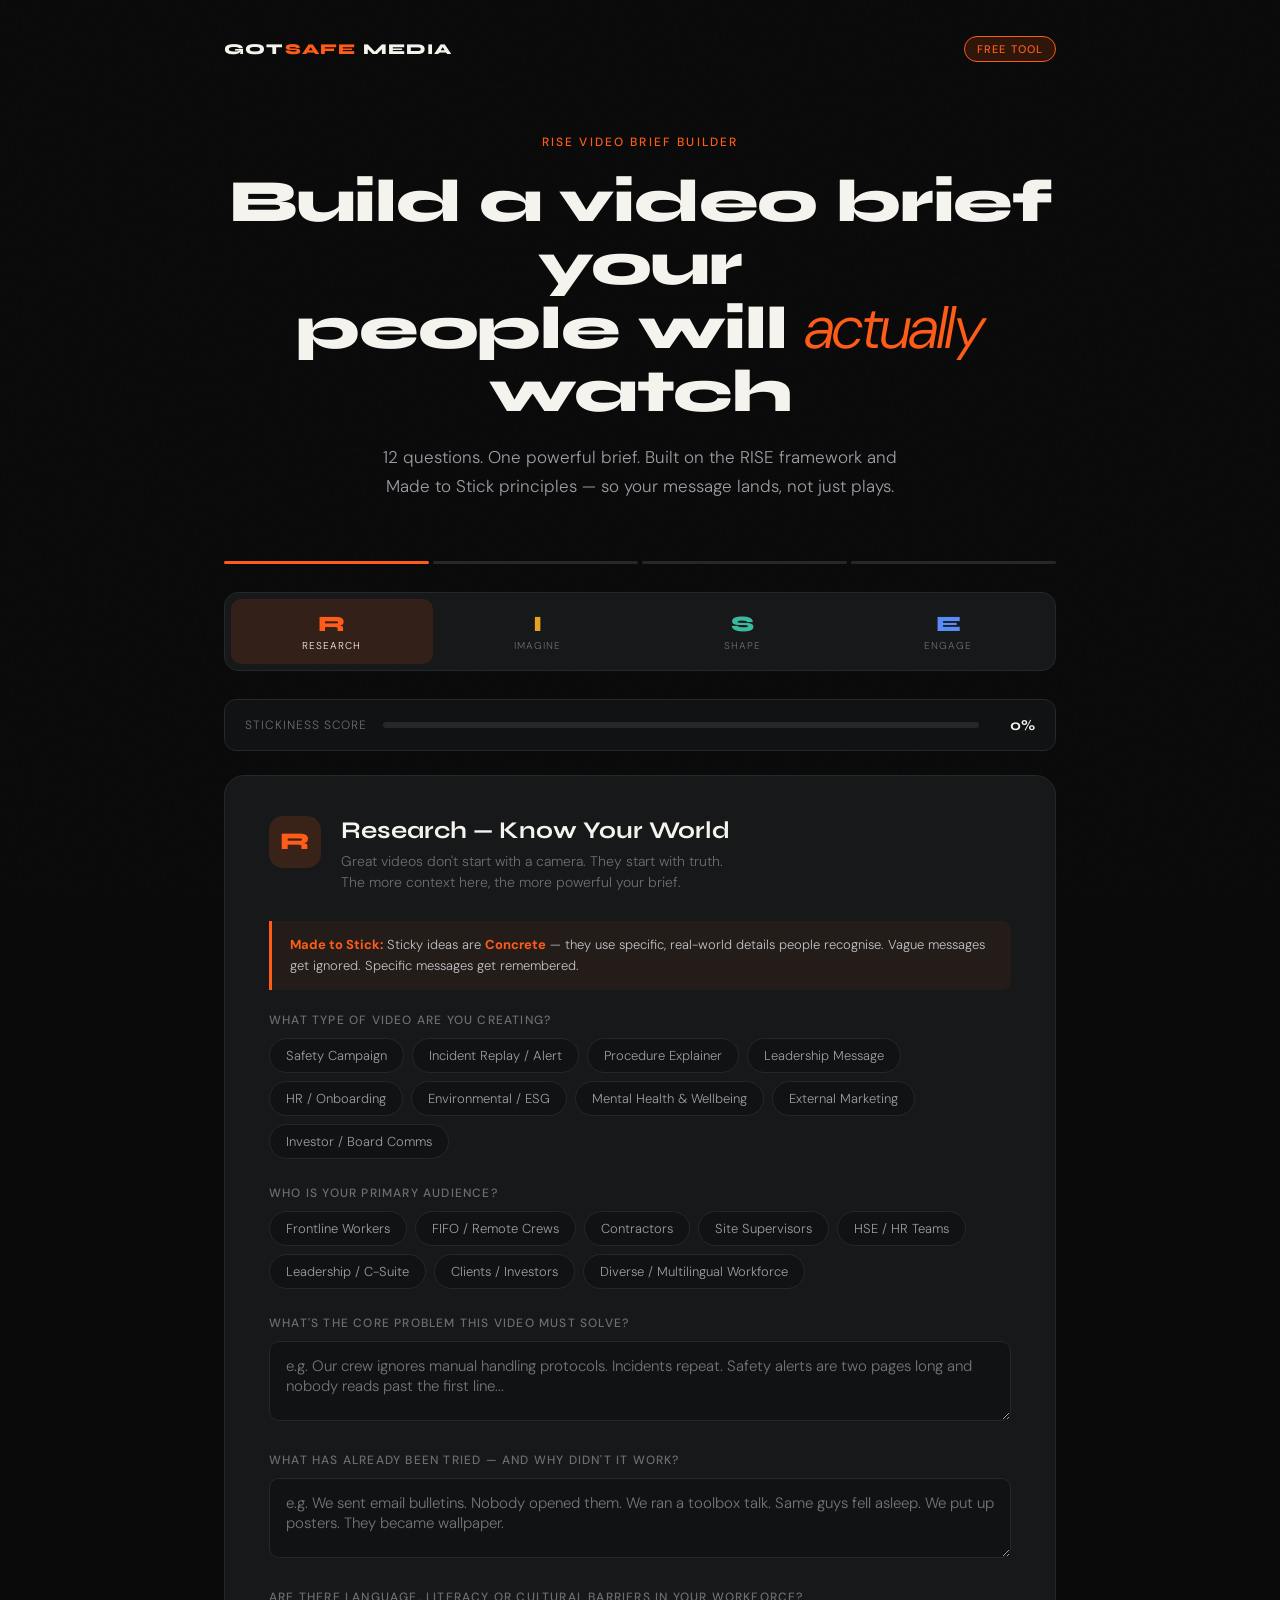
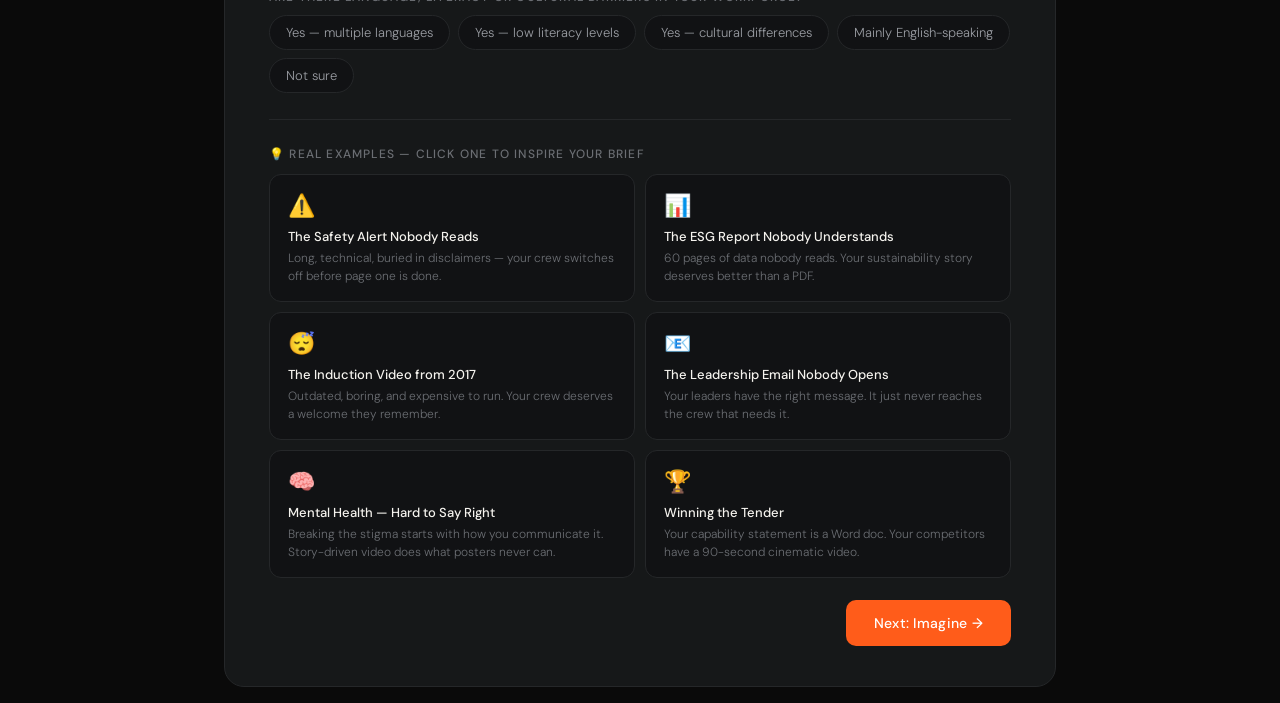
<file: backup.html>
<!DOCTYPE html>
<html lang="en">
<head>
<meta charset="UTF-8">
<meta name="viewport" content="width=device-width, initial-scale=1.0">
<title>RISE Video Brief Builder – GotSafe Media</title>
<link href="https://fonts.googleapis.com/css2?family=Syne:wght@400;700;800&family=DM+Sans:ital,wght@0,300;0,400;0,500;1,300&display=swap" rel="stylesheet">
<style>
  :root {
    --black: #0a0a0a;
    --off-black: #111214;
    --panel: #161819;
    --border: #252729;
    --orange: #FF5C1A;
    --orange-glow: rgba(255,92,26,0.15);
    --orange-light: #FF7A3D;
    --white: #F5F3EE;
    --muted: #6b6e73;
    --step-r: #FF5C1A;
    --step-i: #E8A020;
    --step-s: #3BB8A0;
    --step-e: #5B8BF5;
  }
  * { margin:0; padding:0; box-sizing:border-box; }
  body {
    background: var(--black);
    color: var(--white);
    font-family: 'DM Sans', sans-serif;
    font-weight: 300;
    min-height: 100vh;
    overflow-x: hidden;
  }
  body::before {
    content:'';
    position:fixed;
    inset:0;
    background-image:url("data:image/svg+xml,%3Csvg viewBox='0 0 256 256' xmlns='http://www.w3.org/2000/svg'%3E%3Cfilter id='noise'%3E%3CfeTurbulence type='fractalNoise' baseFrequency='0.9' numOctaves='4' stitchTiles='stitch'/%3E%3C/filter%3E%3Crect width='100%25' height='100%25' filter='url(%23noise)' opacity='0.03'/%3E%3C/svg%3E");
    pointer-events:none;
    z-index:0;
    opacity:0.4;
  }
  .container { max-width:880px; margin:0 auto; padding:0 24px; position:relative; z-index:1; }

  header {
    padding:36px 0 0;
    display:flex;
    justify-content:space-between;
    align-items:center;
  }
  .logo { font-family:'Syne',sans-serif; font-weight:800; font-size:15px; letter-spacing:0.08em; color:var(--white); text-transform:uppercase; }
  .logo span { color:var(--orange); }
  .badge { background:var(--orange-glow); border:1px solid var(--orange); color:var(--orange); font-size:11px; font-weight:500; letter-spacing:0.1em; text-transform:uppercase; padding:5px 12px; border-radius:100px; }

  .hero { padding:72px 0 20px; text-align:center; }
  .hero-eyebrow { font-size:12px; font-weight:500; letter-spacing:0.18em; text-transform:uppercase; color:var(--orange); margin-bottom:20px; }
  .hero h1 { font-family:'Syne',sans-serif; font-size:clamp(34px,6vw,60px); font-weight:800; line-height:1.05; letter-spacing:-0.02em; margin-bottom:20px; }
  .hero h1 em { font-style:italic; color:var(--orange); font-family:'DM Sans',sans-serif; font-weight:300; }
  .hero p { font-size:17px; color:#9a9da3; line-height:1.7; max-width:560px; margin:0 auto 40px; }

  .steps-nav { display:flex; gap:4px; margin-bottom:28px; background:var(--panel); border:1px solid var(--border); border-radius:14px; padding:6px; }
  .step-pill { flex:1; padding:12px 8px; border-radius:10px; text-align:center; cursor:pointer; transition:all 0.25s ease; }
  .step-pill.active-R { background:rgba(255,92,26,0.12); }
  .step-pill.active-I { background:rgba(232,160,32,0.12); }
  .step-pill.active-S { background:rgba(59,184,160,0.12); }
  .step-pill.active-E { background:rgba(91,139,245,0.12); }
  .step-letter { font-family:'Syne',sans-serif; font-size:22px; font-weight:800; display:block; margin-bottom:2px; }
  .step-pill[data-step="R"] .step-letter { color:var(--step-r); }
  .step-pill[data-step="I"] .step-letter { color:var(--step-i); }
  .step-pill[data-step="S"] .step-letter { color:var(--step-s); }
  .step-pill[data-step="E"] .step-letter { color:var(--step-e); }
  .step-word { font-size:10px; letter-spacing:0.1em; text-transform:uppercase; color:var(--muted); display:block; }
  .step-pill.active-R .step-word, .step-pill.active-I .step-word,
  .step-pill.active-S .step-word, .step-pill.active-E .step-word { color:var(--white); }

  .progress-line { display:flex; gap:4px; margin-bottom:28px; }
  .progress-seg { flex:1; height:3px; border-radius:100px; background:var(--border); transition:background 0.4s ease; }
  .progress-seg.done-R { background:var(--step-r); }
  .progress-seg.done-I { background:var(--step-i); }
  .progress-seg.done-S { background:var(--step-s); }
  .progress-seg.done-E { background:var(--step-e); }

  .sticky-meter { background:var(--off-black); border:1px solid var(--border); border-radius:12px; padding:16px 20px; margin-bottom:24px; display:flex; align-items:center; gap:16px; }
  .sticky-label { font-size:12px; letter-spacing:0.08em; text-transform:uppercase; color:var(--muted); white-space:nowrap; }
  .sticky-bar-outer { flex:1; height:6px; background:var(--border); border-radius:100px; overflow:hidden; }
  .sticky-bar-inner { height:100%; border-radius:100px; background:linear-gradient(90deg,var(--orange),var(--step-i)); transition:width 0.5s cubic-bezier(0.34,1.56,0.64,1); width:0%; }
  .sticky-pct { font-family:'Syne',sans-serif; font-weight:700; font-size:15px; color:var(--white); min-width:40px; text-align:right; }

  .card { background:var(--panel); border:1px solid var(--border); border-radius:20px; padding:40px 44px; margin-bottom:16px; animation:fadeUp 0.4s ease; }
  @keyframes fadeUp { from { opacity:0; transform:translateY(12px); } to { opacity:1; transform:translateY(0); } }
  .card-header { display:flex; align-items:flex-start; gap:20px; margin-bottom:28px; }
  .step-icon { width:52px; height:52px; border-radius:14px; display:flex; align-items:center; justify-content:center; font-family:'Syne',sans-serif; font-weight:800; font-size:24px; flex-shrink:0; }
  .step-R .step-icon { background:rgba(255,92,26,0.15); color:var(--step-r); }
  .step-I .step-icon { background:rgba(232,160,32,0.15); color:var(--step-i); }
  .step-S .step-icon { background:rgba(59,184,160,0.15); color:var(--step-s); }
  .step-E .step-icon { background:rgba(91,139,245,0.15); color:var(--step-e); }
  .card-title { font-family:'Syne',sans-serif; font-size:24px; font-weight:700; margin-bottom:6px; }
  .card-subtitle { font-size:14px; color:var(--muted); line-height:1.5; }

  .field-group { margin-bottom:26px; }
  label { display:block; font-size:12px; font-weight:500; letter-spacing:0.1em; text-transform:uppercase; color:var(--muted); margin-bottom:10px; }
  input[type="text"], textarea, select { width:100%; background:var(--off-black); border:1px solid var(--border); border-radius:10px; color:var(--white); font-family:'DM Sans',sans-serif; font-size:15px; font-weight:300; padding:14px 16px; outline:none; transition:border-color 0.2s; resize:vertical; }
  input[type="text"]:focus, textarea:focus, select:focus { border-color:var(--orange); }
  select option { background:var(--panel); }
  textarea { min-height:80px; }

  .chip-group { display:flex; flex-wrap:wrap; gap:8px; }
  .chip { padding:8px 16px; border-radius:100px; border:1px solid var(--border); background:var(--off-black); font-size:13px; cursor:pointer; transition:all 0.2s; user-select:none; color:#9a9da3; }
  .chip:hover { border-color:var(--muted); color:var(--white); }
  .chip.selected-R { border-color:var(--step-r); background:rgba(255,92,26,0.1); color:var(--step-r); }
  .chip.selected-I { border-color:var(--step-i); background:rgba(232,160,32,0.1); color:var(--step-i); }
  .chip.selected-S { border-color:var(--step-s); background:rgba(59,184,160,0.1); color:var(--step-s); }
  .chip.selected-E { border-color:var(--step-e); background:rgba(91,139,245,0.1); color:var(--step-e); }

  /* INSIGHT BOX */
  .insight-box { background:rgba(255,92,26,0.06); border-left:3px solid var(--orange); border-radius:0 8px 8px 0; padding:14px 18px; margin-bottom:22px; font-size:13px; color:#c0c3c8; line-height:1.6; }
  .insight-box strong { color:var(--orange); }

  /* EXAMPLE CARDS */
  .examples-label { font-size:12px; font-weight:500; letter-spacing:0.1em; text-transform:uppercase; color:var(--muted); margin-bottom:12px; margin-top:26px; }
  .examples-grid { display:grid; grid-template-columns:1fr 1fr; gap:10px; margin-bottom:22px; }
  .example-card { background:var(--off-black); border:1px solid var(--border); border-radius:12px; padding:16px 18px; cursor:pointer; transition:all 0.2s; }
  .example-card:hover { border-color:var(--orange); }
  .example-card.used { border-color:var(--orange); background:rgba(255,92,26,0.06); }
  .example-emoji { font-size:22px; margin-bottom:8px; }
  .example-title { font-size:13px; font-weight:500; color:var(--white); margin-bottom:4px; }
  .example-desc { font-size:12px; color:var(--muted); line-height:1.5; }
  .example-card.used .example-title { color:var(--orange); }

  /* BEFORE/AFTER BOXES */
  .before-after { display:grid; grid-template-columns:1fr 1fr; gap:10px; margin-bottom:22px; }
  .ba-box { border-radius:10px; padding:16px; }
  .ba-before { background:rgba(255,60,60,0.06); border:1px solid rgba(255,60,60,0.2); }
  .ba-after { background:rgba(59,184,160,0.06); border:1px solid rgba(59,184,160,0.2); }
  .ba-label { font-size:10px; letter-spacing:0.12em; text-transform:uppercase; font-weight:500; margin-bottom:8px; }
  .ba-before .ba-label { color:#ff6b6b; }
  .ba-after .ba-label { color:var(--step-s); }
  .ba-text { font-size:12px; color:#b0b3b8; line-height:1.6; }

  /* DIVIDER */
  .divider { height:1px; background:var(--border); margin:26px 0; }

  .nav-buttons { display:flex; justify-content:space-between; align-items:center; margin-top:16px; }
  .btn { padding:14px 28px; border-radius:10px; font-family:'DM Sans',sans-serif; font-size:14px; font-weight:500; cursor:pointer; border:none; transition:all 0.2s; letter-spacing:0.02em; }
  .btn-ghost { background:transparent; border:1px solid var(--border); color:var(--muted); }
  .btn-ghost:hover { border-color:var(--white); color:var(--white); }
  .btn-primary { background:var(--orange); color:white; }
  .btn-primary:hover { background:var(--orange-light); transform:translateY(-1px); }

  .step-screen { display:none; }
  .step-screen.active { display:block; animation:fadeUp 0.3s ease; }

  /* OUTPUT */
  #output-screen { display:none; }
  .output-header { text-align:center; padding:48px 0 32px; }
  .output-header h2 { font-family:'Syne',sans-serif; font-size:36px; font-weight:800; margin-bottom:12px; }
  .output-header p { color:var(--muted); font-size:15px; }

  .score-card { background:linear-gradient(135deg,rgba(255,92,26,0.08),rgba(91,139,245,0.06)); border:1px solid var(--border); border-radius:20px; padding:36px; text-align:center; margin-bottom:24px; }
  .score-number { font-family:'Syne',sans-serif; font-size:72px; font-weight:800; background:linear-gradient(135deg,var(--orange),var(--step-i)); -webkit-background-clip:text; -webkit-text-fill-color:transparent; background-clip:text; line-height:1; margin-bottom:8px; }
  .score-label { font-size:13px; color:var(--muted); letter-spacing:0.1em; text-transform:uppercase; margin-bottom:20px; }
  .score-insight { font-size:16px; line-height:1.6; color:var(--white); max-width:520px; margin:0 auto; }

  .brief-output { background:var(--panel); border:1px solid var(--border); border-radius:20px; overflow:hidden; margin-bottom:24px; }
  .brief-section { padding:28px 36px; border-bottom:1px solid var(--border); }
  .brief-section:last-child { border-bottom:none; }
  .brief-section-label { font-size:11px; letter-spacing:0.14em; text-transform:uppercase; margin-bottom:12px; font-weight:500; }
  .brief-section-label.R { color:var(--step-r); }
  .brief-section-label.I { color:var(--step-i); }
  .brief-section-label.S { color:var(--step-s); }
  .brief-section-label.E { color:var(--step-e); }
  .brief-section h3 { font-family:'Syne',sans-serif; font-size:20px; font-weight:700; margin-bottom:10px; }
  .brief-content { font-size:14px; color:#b0b3b8; line-height:1.7; }
  .brief-tag { display:inline-block; padding:4px 12px; border-radius:100px; font-size:12px; margin:3px 3px 3px 0; }
  .brief-tag.R { background:rgba(255,92,26,0.12); color:var(--step-r); border:1px solid rgba(255,92,26,0.25); }
  .brief-tag.I { background:rgba(232,160,32,0.12); color:var(--step-i); border:1px solid rgba(232,160,32,0.25); }
  .brief-tag.S { background:rgba(59,184,160,0.12); color:var(--step-s); border:1px solid rgba(59,184,160,0.25); }
  .brief-tag.E { background:rgba(91,139,245,0.12); color:var(--step-e); border:1px solid rgba(91,139,245,0.25); }

  .cta-section { background:var(--off-black); border:1px solid var(--border); border-radius:20px; padding:44px; text-align:center; margin-bottom:60px; }
  .cta-section h3 { font-family:'Syne',sans-serif; font-size:28px; font-weight:800; margin-bottom:12px; }
  .cta-section p { color:var(--muted); font-size:15px; margin-bottom:28px; max-width:420px; margin-left:auto; margin-right:auto; }
  .cta-buttons { display:flex; gap:12px; justify-content:center; flex-wrap:wrap; }
  .btn-cta { padding:16px 32px; border-radius:10px; font-family:'DM Sans',sans-serif; font-size:15px; font-weight:500; cursor:pointer; border:none; transition:all 0.2s; text-decoration:none; display:inline-block; }
  .btn-cta-primary { background:var(--orange); color:white; }
  .btn-cta-primary:hover { background:var(--orange-light); transform:translateY(-2px); }
  .btn-cta-ghost { background:transparent; border:1px solid var(--border); color:var(--white); }
  .btn-cta-ghost:hover { border-color:var(--orange); color:var(--orange); }

  /* SINGLE MESSAGE TOOL */
  .single-msg-tool { background:var(--off-black); border:1px solid var(--border); border-radius:12px; padding:20px; margin-bottom:22px; }
  .single-msg-tool label { margin-bottom:10px; }
  .single-msg-result { margin-top:14px; background:rgba(59,184,160,0.07); border:1px solid rgba(59,184,160,0.2); border-radius:8px; padding:14px 16px; font-size:14px; color:#aef0e4; line-height:1.6; display:none; }

  /* ESG TRANSFORM */
  .transform-picker { display:grid; grid-template-columns:1fr 1fr 1fr; gap:8px; margin-bottom:16px; }
  .transform-opt { background:var(--off-black); border:1px solid var(--border); border-radius:10px; padding:14px 12px; text-align:center; cursor:pointer; transition:all 0.2s; }
  .transform-opt:hover { border-color:var(--muted); }
  .transform-opt.active-I { border-color:var(--step-i); background:rgba(232,160,32,0.08); }
  .transform-opt-icon { font-size:22px; margin-bottom:6px; }
  .transform-opt-label { font-size:11px; color:var(--muted); line-height:1.4; }
  .transform-opt.active-I .transform-opt-label { color:var(--step-i); }

  @media (max-width:600px) {
    .card { padding:26px 20px; }
    .examples-grid, .before-after, .transform-picker { grid-template-columns:1fr; }
    header { flex-direction:column; gap:12px; align-items:flex-start; }
    .step-word { display:none; }
    .brief-section { padding:22px 20px; }
  }
</style>
</head>
<body>
<div class="container">

  <header>
    <div class="logo">Got<span>Safe</span> Media</div>
    <div class="badge">Free Tool</div>
  </header>

  <!-- FORM SCREEN -->
  <div id="form-screen">

    <div class="hero">
      <div class="hero-eyebrow">RISE Video Brief Builder</div>
      <h1>Build a video brief your<br>people will <em>actually</em> watch</h1>
      <p>12 questions. One powerful brief. Built on the RISE framework and Made to Stick principles — so your message lands, not just plays.</p>
    </div>

    <div class="progress-line">
      <div class="progress-seg" id="prog-R"></div>
      <div class="progress-seg" id="prog-I"></div>
      <div class="progress-seg" id="prog-S"></div>
      <div class="progress-seg" id="prog-E"></div>
    </div>

    <div class="steps-nav">
      <div class="step-pill active-R" data-step="R" onclick="goTo('R')">
        <span class="step-letter">R</span><span class="step-word">Research</span>
      </div>
      <div class="step-pill" data-step="I" onclick="goTo('I')">
        <span class="step-letter">I</span><span class="step-word">Imagine</span>
      </div>
      <div class="step-pill" data-step="S" onclick="goTo('S')">
        <span class="step-letter">S</span><span class="step-word">Shape</span>
      </div>
      <div class="step-pill" data-step="E" onclick="goTo('E')">
        <span class="step-letter">E</span><span class="step-word">Engage</span>
      </div>
    </div>

    <div class="sticky-meter">
      <span class="sticky-label">Stickiness Score</span>
      <div class="sticky-bar-outer"><div class="sticky-bar-inner" id="sticky-bar"></div></div>
      <span class="sticky-pct" id="sticky-pct">0%</span>
    </div>

    <!-- ======= STEP R: RESEARCH ======= -->
    <div class="step-screen active" id="screen-R">
      <div class="card step-R">
        <div class="card-header">
          <div class="step-icon">R</div>
          <div>
            <div class="card-title">Research — Know Your World</div>
            <div class="card-subtitle">Great videos don't start with a camera. They start with truth.<br>The more context here, the more powerful your brief.</div>
          </div>
        </div>

        <div class="insight-box">
          <strong>Made to Stick:</strong> Sticky ideas are <strong>Concrete</strong> — they use specific, real-world details people recognise. Vague messages get ignored. Specific messages get remembered.
        </div>

        <div class="field-group">
          <label>What type of video are you creating?</label>
          <div class="chip-group" id="chips-videoType">
            <div class="chip" data-group="videoType" onclick="toggleChip(this,'R')">Safety Campaign</div>
            <div class="chip" data-group="videoType" onclick="toggleChip(this,'R')">Incident Replay / Alert</div>
            <div class="chip" data-group="videoType" onclick="toggleChip(this,'R')">Procedure Explainer</div>
            <div class="chip" data-group="videoType" onclick="toggleChip(this,'R')">Leadership Message</div>
            <div class="chip" data-group="videoType" onclick="toggleChip(this,'R')">HR / Onboarding</div>
            <div class="chip" data-group="videoType" onclick="toggleChip(this,'R')">Environmental / ESG</div>
            <div class="chip" data-group="videoType" onclick="toggleChip(this,'R')">Mental Health & Wellbeing</div>
            <div class="chip" data-group="videoType" onclick="toggleChip(this,'R')">External Marketing</div>
            <div class="chip" data-group="videoType" onclick="toggleChip(this,'R')">Investor / Board Comms</div>
          </div>
        </div>

        <div class="field-group">
          <label>Who is your primary audience?</label>
          <div class="chip-group" id="chips-audience">
            <div class="chip" data-group="audience" onclick="toggleChip(this,'R')">Frontline Workers</div>
            <div class="chip" data-group="audience" onclick="toggleChip(this,'R')">FIFO / Remote Crews</div>
            <div class="chip" data-group="audience" onclick="toggleChip(this,'R')">Contractors</div>
            <div class="chip" data-group="audience" onclick="toggleChip(this,'R')">Site Supervisors</div>
            <div class="chip" data-group="audience" onclick="toggleChip(this,'R')">HSE / HR Teams</div>
            <div class="chip" data-group="audience" onclick="toggleChip(this,'R')">Leadership / C-Suite</div>
            <div class="chip" data-group="audience" onclick="toggleChip(this,'R')">Clients / Investors</div>
            <div class="chip" data-group="audience" onclick="toggleChip(this,'R')">Diverse / Multilingual Workforce</div>
          </div>
        </div>

        <div class="field-group">
          <label>What's the core problem this video must solve?</label>
          <textarea id="r-problem" placeholder="e.g. Our crew ignores manual handling protocols. Incidents repeat. Safety alerts are two pages long and nobody reads past the first line..." oninput="updateScore()"></textarea>
        </div>

        <div class="field-group">
          <label>What has already been tried — and why didn't it work?</label>
          <textarea id="r-tried" placeholder="e.g. We sent email bulletins. Nobody opened them. We ran a toolbox talk. Same guys fell asleep. We put up posters. They became wallpaper." oninput="updateScore()"></textarea>
        </div>

        <div class="field-group">
          <label>Are there language, literacy or cultural barriers in your workforce?</label>
          <div class="chip-group">
            <div class="chip" data-group="barriers" onclick="toggleChip(this,'R')">Yes — multiple languages</div>
            <div class="chip" data-group="barriers" onclick="toggleChip(this,'R')">Yes — low literacy levels</div>
            <div class="chip" data-group="barriers" onclick="toggleChip(this,'R')">Yes — cultural differences</div>
            <div class="chip" data-group="barriers" onclick="toggleChip(this,'R')">Mainly English-speaking</div>
            <div class="chip" data-group="barriers" onclick="toggleChip(this,'R')">Not sure</div>
          </div>
        </div>

        <div class="divider"></div>

        <!-- REAL EXAMPLES -->
        <div class="examples-label">💡 Real examples — click one to inspire your brief</div>
        <div class="examples-grid">
          <div class="example-card" onclick="useExample(this, 'r-problem', 'Safety alerts after incidents are 3 pages of technical language, legal disclaimers and root cause analysis. By the time crews read them, the message is lost and nobody changes their behaviour.')">
            <div class="example-emoji">⚠️</div>
            <div class="example-title">The Safety Alert Nobody Reads</div>
            <div class="example-desc">Long, technical, buried in disclaimers — your crew switches off before page one is done.</div>
          </div>
          <div class="example-card" onclick="useExample(this, 'r-problem', 'Our ESG report is 60 pages of data, charts and compliance language. Investors and employees do not connect with it. It feels like a legal document, not a story about who we are.')">
            <div class="example-emoji">📊</div>
            <div class="example-title">The ESG Report Nobody Understands</div>
            <div class="example-desc">60 pages of data nobody reads. Your sustainability story deserves better than a PDF.</div>
          </div>
          <div class="example-card" onclick="useExample(this, 'r-problem', 'New starters sit through a 2-hour induction video filmed in 2017. They disengage within 10 minutes. High turnover means we run this every week — wasting time and money.')">
            <div class="example-emoji">😴</div>
            <div class="example-title">The Induction Video from 2017</div>
            <div class="example-desc">Outdated, boring, and expensive to run. Your crew deserves a welcome they remember.</div>
          </div>
          <div class="example-card" onclick="useExample(this, 'r-problem', 'Our MD sends monthly safety emails. Open rate is under 10%. The message is important but it gets lost in inboxes. Leaders need a way to be seen and heard on every site.')">
            <div class="example-emoji">📧</div>
            <div class="example-title">The Leadership Email Nobody Opens</div>
            <div class="example-desc">Your leaders have the right message. It just never reaches the crew that needs it.</div>
          </div>
          <div class="example-card" onclick="useExample(this, 'r-problem', 'We want to communicate mental health support options to our workforce but do not know how to do it without stigma or people feeling called out. The message needs to feel normal and human.')">
            <div class="example-emoji">🧠</div>
            <div class="example-title">Mental Health — Hard to Say Right</div>
            <div class="example-desc">Breaking the stigma starts with how you communicate it. Story-driven video does what posters never can.</div>
          </div>
          <div class="example-card" onclick="useExample(this, 'r-problem', 'We are tendering for a major contract and need a short, professional company overview video that shows our safety culture, our people, and why we are different — in under 2 minutes.')">
            <div class="example-emoji">🏆</div>
            <div class="example-title">Winning the Tender</div>
            <div class="example-desc">Your capability statement is a Word doc. Your competitors have a 90-second cinematic video.</div>
          </div>
        </div>

        <div class="nav-buttons">
          <div></div>
          <button class="btn btn-primary" onclick="goTo('I')">Next: Imagine →</button>
        </div>
      </div>
    </div>

    <!-- ======= STEP I: IMAGINE ======= -->
    <div class="step-screen" id="screen-I">
      <div class="card step-I">
        <div class="card-header">
          <div class="step-icon">I</div>
          <div>
            <div class="card-title">Imagine — One Message. One Feeling.</div>
            <div class="card-subtitle">The biggest mistake in safety communication? Trying to say everything.<br>Sticky messages say one thing — unforgettably.</div>
          </div>
        </div>

        <div class="insight-box">
          <strong>Made to Stick:</strong> The <strong>Curse of Knowledge</strong> kills most safety comms. You know too much — so you say too much. The antidote: strip your message to its single irreducible core. One sentence. One emotion. One action.
        </div>

        <!-- SINGLE MESSAGE SIMPLIFIER -->
        <div class="single-msg-tool">
          <label>🎯 Single Message Simplifier — What do you need to say?</label>
          <textarea id="msg-raw" placeholder="Paste your current safety alert, ESG paragraph, or communication here... we'll help you find the one thing that matters." rows="3"></textarea>
          <button class="btn btn-primary" style="margin-top:12px;padding:10px 22px;font-size:13px;" onclick="simplifyMessage()">Find My Core Message →</button>
          <div class="single-msg-result" id="msg-result"></div>
        </div>

        <!-- BEFORE / AFTER: Safety Alert -->
        <div class="examples-label">⚡ Before & After — Safety Alert</div>
        <div class="before-after">
          <div class="ba-box ba-before">
            <div class="ba-label">❌ Before (typical alert)</div>
            <div class="ba-text">"Following the recordable incident on 14/03, a full root cause analysis has been conducted. Contributing factors include inadequate pre-task planning, failure to identify hazard controls in the JSEA, and non-compliance with PPE requirements under Section 4.2 of the HSE Management Plan..."</div>
          </div>
          <div class="ba-box ba-after">
            <div class="ba-label">✅ After (Made to Stick)</div>
            <div class="ba-text"><strong style="color:#aef0e4">One worker went home injured last Tuesday. Here's what happened in 47 seconds — and the one thing we're all changing from today.</strong><br><br><em style="font-size:11px">30-second animated replay. One clear change. Shared across all sites same day.</em></div>
          </div>
        </div>

        <!-- BEFORE / AFTER: ESG Report -->
        <div class="examples-label">🌿 Before & After — ESG Report</div>
        <div class="before-after">
          <div class="ba-box ba-before">
            <div class="ba-label">❌ Before (typical ESG)</div>
            <div class="ba-text">"In FY2024, the organisation achieved a 12.4% reduction in Scope 2 emissions against the 2019 baseline, with water consumption per tonne of ore processed declining by 8.7%..."</div>
          </div>
          <div class="ba-box ba-after">
            <div class="ba-label">✅ After (visual story)</div>
            <div class="ba-text"><strong style="color:#aef0e4">We saved enough water this year to fill 47 Olympic swimming pools. Here's how our crew made it happen — in 90 seconds.</strong><br><br><em style="font-size:11px">Animated data story. Human faces. Numbers people feel, not just read.</em></div>
          </div>
        </div>

        <div class="divider"></div>

        <div class="field-group">
          <label>What's the single most important message? (One sentence only)</label>
          <input type="text" id="i-core-message" placeholder='e.g. "One decision changed everything. Here is what we learned."' oninput="updateScore()">
        </div>

        <div class="field-group">
          <label>What video style suits your message?</label>
          <div class="chip-group" id="chips-style">
            <div class="chip" data-group="style" onclick="toggleChip(this,'I')">AI Cinematic (Premium)</div>
            <div class="chip" data-group="style" onclick="toggleChip(this,'I')">2D Animation</div>
            <div class="chip" data-group="style" onclick="toggleChip(this,'I')">2.5D Animation</div>
            <div class="chip" data-group="style" onclick="toggleChip(this,'I')">3D / 360° Immersive</div>
            <div class="chip" data-group="style" onclick="toggleChip(this,'I')">Corporate / Live Footage</div>
            <div class="chip" data-group="style" onclick="toggleChip(this,'I')">Data Visualisation Story</div>
            <div class="chip" data-group="style" onclick="toggleChip(this,'I')">Mixed / Hybrid</div>
          </div>
        </div>

        <!-- STYLE GUIDE -->
        <div class="examples-label">🎬 Style Guide — Which fits your message?</div>
        <div class="transform-picker">
          <div class="transform-opt" onclick="setStyle(this,'AI Cinematic — Premium realism for leadership messages, tenders and external marketing. Looks like a feature film.')">
            <div class="transform-opt-icon">🎥</div>
            <div class="transform-opt-label"><strong>AI Cinematic</strong><br>Leadership. Tenders. External.</div>
          </div>
          <div class="transform-opt" onclick="setStyle(this,'2D / 2.5D Animation — Clear, engaging, cost-effective. Perfect for procedures, onboarding and safety campaigns across sites.')">
            <div class="transform-opt-icon">✏️</div>
            <div class="transform-opt-label"><strong>2D / 2.5D</strong><br>Procedures. Campaigns. Training.</div>
          </div>
          <div class="transform-opt" onclick="setStyle(this,'3D / 360° Immersive — Put your crew inside the scenario. Ideal for high-risk environments, incident replays and complex spatial procedures.')">
            <div class="transform-opt-icon">🌐</div>
            <div class="transform-opt-label"><strong>3D / 360°</strong><br>Incident replay. Immersive risk.</div>
          </div>
          <div class="transform-opt" onclick="setStyle(this,'Data Visualisation Story — Turn your ESG report, stats or compliance data into an animated story people actually feel. Numbers with a human heartbeat.')">
            <div class="transform-opt-icon">📈</div>
            <div class="transform-opt-label"><strong>Data Story</strong><br>ESG. Reports. Investor comms.</div>
          </div>
          <div class="transform-opt" onclick="setStyle(this,'Corporate / Live Footage — Real people, real stories. Authentic leadership messages and recognition videos that feel human and credible.')">
            <div class="transform-opt-icon">🎙️</div>
            <div class="transform-opt-label"><strong>Corporate Live</strong><br>Leaders. Recognition. Culture.</div>
          </div>
          <div class="transform-opt" onclick="setStyle(this,'Mixed / Hybrid — Combine animation with real footage for maximum impact. Often the most powerful approach for complex campaigns.')">
            <div class="transform-opt-icon">⚡</div>
            <div class="transform-opt-label"><strong>Hybrid</strong><br>Campaigns. Multi-format.</div>
          </div>
        </div>

        <div class="field-group">
          <label>What emotion do you want your audience to feel?</label>
          <div class="chip-group" id="chips-emotion">
            <div class="chip" data-group="emotion" onclick="toggleChip(this,'I')">Confident & Safe</div>
            <div class="chip" data-group="emotion" onclick="toggleChip(this,'I')">Motivated to Act</div>
            <div class="chip" data-group="emotion" onclick="toggleChip(this,'I')">Proud & Valued</div>
            <div class="chip" data-group="emotion" onclick="toggleChip(this,'I')">Clear & Informed</div>
            <div class="chip" data-group="emotion" onclick="toggleChip(this,'I')">Urgency — This Matters Now</div>
            <div class="chip" data-group="emotion" onclick="toggleChip(this,'I')">Trust in Leadership</div>
            <div class="chip" data-group="emotion" onclick="toggleChip(this,'I')">Inspired to Lead</div>
            <div class="chip" data-group="emotion" onclick="toggleChip(this,'I')">Psychologically Safe</div>
          </div>
        </div>

        <div class="nav-buttons">
          <button class="btn btn-ghost" onclick="goTo('R')">← Back</button>
          <button class="btn btn-primary" onclick="goTo('S')">Next: Shape →</button>
        </div>
      </div>
    </div>

    <!-- ======= STEP S: SHAPE ======= -->
    <div class="step-screen" id="screen-S">
      <div class="card step-S">
        <div class="card-header">
          <div class="step-icon">S</div>
          <div>
            <div class="card-title">Shape — Structure Makes It Stick</div>
            <div class="card-subtitle">Every great video has a spine: a hook, a human moment, and a clear call to action.<br>This step turns your idea into a production-ready blueprint.</div>
          </div>
        </div>

        <div class="insight-box">
          <strong>Made to Stick:</strong> <strong>Unexpected + Simple.</strong> Open with a gap — something surprising that creates curiosity. Then fill the gap with the simplest possible truth. That's the arc of every video that actually changes behaviour.
        </div>

        <!-- STORY ARC BUILDER -->
        <div class="examples-label">🎬 Your Video Story Arc — Fill in the three acts</div>

        <div class="field-group">
          <label>The Hook — What's the unexpected opening? (First 5 seconds)</label>
          <input type="text" id="s-hook" placeholder='e.g. "Last Tuesday, a 12-second decision changed a man\'s life." or "Your ESG report says 12.4% reduction. Here\'s what that actually means."' oninput="updateScore()">
        </div>

        <div class="field-group">
          <label>The Human Moment — Who is this really about?</label>
          <input type="text" id="s-human" placeholder='e.g. "Dave, 14 years on site. Loves footy. Has two kids." or "The team that reduced water use by changing one process."' oninput="updateScore()">
        </div>

        <div class="field-group">
          <label>The One Action — What do you want them to do after watching?</label>
          <input type="text" id="s-cta" placeholder='e.g. "Follow the new lift protocol. Every time. No exceptions." or "Share this with your team before Friday\'s toolbox talk."' oninput="updateScore()">
        </div>

        <div class="divider"></div>

        <div class="field-group">
          <label>Ideal video length</label>
          <div class="chip-group" id="chips-length">
            <div class="chip" data-group="length" onclick="toggleChip(this,'S')">Under 60 seconds (alerts, social)</div>
            <div class="chip" data-group="length" onclick="toggleChip(this,'S')">1–2 minutes (campaigns, leaders)</div>
            <div class="chip" data-group="length" onclick="toggleChip(this,'S')">2–4 minutes (training, ESG story)</div>
            <div class="chip" data-group="length" onclick="toggleChip(this,'S')">4–6 minutes (full procedure)</div>
          </div>
        </div>

        <div class="field-group">
          <label>Where will this video be seen?</label>
          <div class="chip-group" id="chips-channel">
            <div class="chip" data-group="channel" onclick="toggleChip(this,'S')">Site Briefings / Toolbox Talks</div>
            <div class="chip" data-group="channel" onclick="toggleChip(this,'S')">LMS / Training Platform</div>
            <div class="chip" data-group="channel" onclick="toggleChip(this,'S')">LinkedIn / Social Media</div>
            <div class="chip" data-group="channel" onclick="toggleChip(this,'S')">Internal Intranet / TV Screens</div>
            <div class="chip" data-group="channel" onclick="toggleChip(this,'S')">Website / External</div>
            <div class="chip" data-group="channel" onclick="toggleChip(this,'S')">Client / Investor Presentations</div>
            <div class="chip" data-group="channel" onclick="toggleChip(this,'S')">Annual Report / ESG Report</div>
            <div class="chip" data-group="channel" onclick="toggleChip(this,'S')">Tender / Proposal Documents</div>
          </div>
        </div>

        <!-- ESG TRANSFORM SECTION -->
        <div class="divider"></div>
        <div class="examples-label">🌿 Turning Boring Data Into Visual Stories — ESG & Report Transformer</div>
        <div style="background:rgba(59,184,160,0.05);border:1px solid rgba(59,184,160,0.2);border-radius:12px;padding:20px;margin-bottom:22px;">
          <p style="font-size:13px;color:#9a9da3;margin-bottom:14px;line-height:1.6;">Most ESG reports fail because they speak to compliance, not to people. Below are 6 ways to transform your data into a story your workforce, investors and community will actually feel.</p>
          <div class="transform-picker">
            <div class="transform-opt" onclick="setEsgIdea(this,'Turn your top 3 ESG numbers into human equivalents. Not \"12.4% emissions reduction\" — \"We took 2,400 cars off the road this year. Here\'s how.\"')">
              <div class="transform-opt-icon">🔢</div>
              <div class="transform-opt-label"><strong>Numbers as People</strong><br>Make data feel human</div>
            </div>
            <div class="transform-opt" onclick="setEsgIdea(this,'Show 12 months of progress in a 90-second animated timeline. From challenge to action to result — told through the eyes of one worker.')">
              <div class="transform-opt-icon">📅</div>
              <div class="transform-opt-label"><strong>Year in 90 Seconds</strong><br>Animated ESG highlight reel</div>
            </div>
            <div class="transform-opt" onclick="setEsgIdea(this,'Interview 3 crew members about what sustainable practice means to them on site. Real voices replace corporate language.')">
              <div class="transform-opt-icon">🎤</div>
              <div class="transform-opt-label"><strong>Crew Voice</strong><br>Real stories, real impact</div>
            </div>
            <div class="transform-opt" onclick="setEsgIdea(this,'Animate your key environmental data as a visual journey — water saved becomes an ocean, emissions cut becomes cleaner sky. Emotional + accurate.')">
              <div class="transform-opt-icon">🌊</div>
              <div class="transform-opt-label"><strong>Data as Nature</strong><br>Visual metaphors that land</div>
            </div>
            <div class="transform-opt" onclick="setEsgIdea(this,'Open your board presentation with a 60-second video showing your safety and sustainability story — before a single slide. Creates emotional context for all the data that follows.')">
              <div class="transform-opt-icon">📋</div>
              <div class="transform-opt-label"><strong>Board Opener</strong><br>60-sec before the slides</div>
            </div>
            <div class="transform-opt" onclick="setEsgIdea(this,'Publish a 2-minute social ESG story on LinkedIn each quarter — one initiative, one outcome, one human face. Builds brand equity while meeting reporting obligations.')">
              <div class="transform-opt-icon">📱</div>
              <div class="transform-opt-label"><strong>Social ESG Series</strong><br>Quarterly storytelling</div>
            </div>
          </div>
          <div class="single-msg-result" id="esg-idea" style="display:none;"></div>
        </div>

        <div class="nav-buttons">
          <button class="btn btn-ghost" onclick="goTo('I')">← Back</button>
          <button class="btn btn-primary" onclick="goTo('E')">Next: Engage →</button>
        </div>
      </div>
    </div>

    <!-- ======= STEP E: ENGAGE ======= -->
    <div class="step-screen" id="screen-E">
      <div class="card step-E">
        <div class="card-header">
          <div class="step-icon">E</div>
          <div>
            <div class="card-title">Engage — Keep the Message Alive</div>
            <div class="card-subtitle">A video that plays once is a video that fails. Engagement is what happens<br>before, during and after the screen goes dark.</div>
          </div>
        </div>

        <div class="insight-box">
          <strong>Made to Stick:</strong> <strong>Stories</strong> are the delivery mechanism of sticky ideas. They don't just inform — they simulate. A crew that watches a real story rehearses the right behaviour before they ever face the situation.
        </div>

        <div class="field-group">
          <label>How will you measure success?</label>
          <div class="chip-group" id="chips-success">
            <div class="chip" data-group="success" onclick="toggleChip(this,'E')">Reduction in incidents / LTIs</div>
            <div class="chip" data-group="success" onclick="toggleChip(this,'E')">Video completion / view rate</div>
            <div class="chip" data-group="success" onclick="toggleChip(this,'E')">Crew feedback scores</div>
            <div class="chip" data-group="success" onclick="toggleChip(this,'E')">Compliance rate improvement</div>
            <div class="chip" data-group="success" onclick="toggleChip(this,'E')">Social media engagement</div>
            <div class="chip" data-group="success" onclick="toggleChip(this,'E')">Tender / business enquiries</div>
            <div class="chip" data-group="success" onclick="toggleChip(this,'E')">Staff retention improvement</div>
            <div class="chip" data-group="success" onclick="toggleChip(this,'E')">Leadership visibility scores</div>
          </div>
        </div>

        <div class="field-group">
          <label>How will you keep the conversation going after the video?</label>
          <div class="chip-group" id="chips-followup">
            <div class="chip" data-group="followup" onclick="toggleChip(this,'E')">Toolbox Talk Discussion Guide</div>
            <div class="chip" data-group="followup" onclick="toggleChip(this,'E')">Short Quiz / Knowledge Check</div>
            <div class="chip" data-group="followup" onclick="toggleChip(this,'E')">Leadership Q&A Session</div>
            <div class="chip" data-group="followup" onclick="toggleChip(this,'E')">Poster / Site Visual Reminder</div>
            <div class="chip" data-group="followup" onclick="toggleChip(this,'E')">Monthly Video Series</div>
            <div class="chip" data-group="followup" onclick="toggleChip(this,'E')">Crew Feedback Form</div>
            <div class="chip" data-group="followup" onclick="toggleChip(this,'E')">Social Share Campaign</div>
          </div>
        </div>

        <!-- ENGAGEMENT AMPLIFIERS -->
        <div class="examples-label">🚀 Engagement Amplifiers — What turns a video into a movement</div>
        <div class="examples-grid">
          <div class="example-card" onclick="toggleExampleHighlight(this)">
            <div class="example-emoji">🏅</div>
            <div class="example-title">Recognition Loops</div>
            <div class="example-desc">After the video, call out crews who already live the message. Name them. Film them. Safety heroes create safety culture.</div>
          </div>
          <div class="example-card" onclick="toggleExampleHighlight(this)">
            <div class="example-emoji">📲</div>
            <div class="example-title">Share-Before-Shift</div>
            <div class="example-desc">Design videos under 60 seconds so supervisors share them at the start of every shift. One message. Every morning.</div>
          </div>
          <div class="example-card" onclick="toggleExampleHighlight(this)">
            <div class="example-emoji">🌍</div>
            <div class="example-title">Multilingual Versions</div>
            <div class="example-desc">One animated video, multiple language voiceovers. Same message, every crew, every language. Inclusion is safety.</div>
          </div>
          <div class="example-card" onclick="toggleExampleHighlight(this)">
            <div class="example-emoji">📊</div>
            <div class="example-title">30-Day Impact Report</div>
            <div class="example-desc">Track what changed 30 days after launch. Views, near-miss reports, toolbox conversations. Data proves the ROI.</div>
          </div>
        </div>

        <div class="divider"></div>

        <div class="field-group">
          <label>Your name & company</label>
          <input type="text" id="e-name" placeholder="e.g. Amanda Chen — Head of Safety, Goldfields Corp" oninput="updateScore()">
        </div>

        <div class="field-group">
          <label>Timeline & budget range (optional — helps us brief correctly)</label>
          <div class="chip-group" id="chips-budget">
            <div class="chip" data-group="budget" onclick="toggleChip(this,'E')">Urgent — need it in 2 weeks</div>
            <div class="chip" data-group="budget" onclick="toggleChip(this,'E')">4–6 weeks</div>
            <div class="chip" data-group="budget" onclick="toggleChip(this,'E')">2–3 months</div>
            <div class="chip" data-group="budget" onclick="toggleChip(this,'E')">Flexible timeline</div>
          </div>
        </div>

        <div class="field-group">
          <label>Anything else we need to know?</label>
          <textarea id="e-notes" placeholder="Brand guidelines, existing assets, language requirements, internal approvals process, previous videos we can learn from..." oninput="updateScore()"></textarea>
        </div>

        <div class="nav-buttons">
          <button class="btn btn-ghost" onclick="goTo('S')">← Back</button>
          <button class="btn btn-primary" onclick="generateBrief()">Generate My Video Brief →</button>
        </div>
      </div>
    </div>

  </div><!-- end form-screen -->

  <!-- ======= OUTPUT SCREEN ======= -->
  <div id="output-screen">
    <div class="output-header">
      <h2>Your RISE Video Brief</h2>
      <p>Built on the framework that makes messages stick — not just play.</p>
    </div>

    <div class="score-card">
      <div class="score-number" id="final-score">0%</div>
      <div class="score-label">Stickiness Score</div>
      <div class="score-insight" id="score-insight">—</div>
    </div>

    <div class="brief-output" id="brief-output"></div>

    <div class="cta-section">
      <h3>Ready to bring this to life?</h3>
      <p>Send us your brief and we'll come back with a creative concept, timeline, and quote — within 48 hours.</p>
      <div class="cta-buttons">
        <a href="mailto:aa@gotsafemedia.com.au?subject=RISE Video Brief Request" class="btn-cta btn-cta-primary">📩 Send Brief to GotSafe</a>
        <button class="btn-cta btn-cta-ghost" onclick="window.print()">🖨 Print / Save PDF</button>
        <button class="btn-cta btn-cta-ghost" onclick="resetTool()">↩ Start Again</button>
      </div>
    </div>
  </div>

</div><!-- end container -->

<script>
  const state = { current:'R', chips:{}, completed:[] };
  const stepOrder = ['R','I','S','E'];

  function goTo(step) {
    stepOrder.forEach(s => {
      document.getElementById('screen-'+s).classList.remove('active');
      const pill = document.querySelector('[data-step="'+s+'"]');
      pill.className = 'step-pill';
    });
    state.current = step;
    document.getElementById('screen-'+step).classList.add('active');
    document.querySelector('[data-step="'+step+'"]').classList.add('active-'+step);
    updateProgress();
    window.scrollTo({top:0,behavior:'smooth'});
  }

  function toggleChip(el, color) {
    const group = el.getAttribute('data-group');
    if (!state.chips[group]) state.chips[group] = [];
    el.classList.toggle('selected-'+color);
    const val = el.textContent;
    if (el.classList.contains('selected-'+color)) {
      state.chips[group].push(val);
    } else {
      state.chips[group] = state.chips[group].filter(v => v !== val);
    }
    updateScore();
  }

  function useExample(card, fieldId, text) {
    document.querySelectorAll('.example-card').forEach(c => c.classList.remove('used'));
    card.classList.add('used');
    const field = document.getElementById(fieldId);
    if (field) { field.value = text; updateScore(); }
  }

  function toggleExampleHighlight(card) {
    card.classList.toggle('used');
  }

  function setStyle(el, desc) {
    document.querySelectorAll('.transform-opt').forEach(o => o.classList.remove('active-I'));
    el.classList.add('active-I');
    const field = document.getElementById('i-core-message');
    if (field && !field.value) {
      field.placeholder = desc;
    }
  }

  function setEsgIdea(el, text) {
    document.querySelectorAll('#screen-S .transform-opt').forEach(o => o.classList.remove('active-I'));
    el.classList.add('active-I');
    const box = document.getElementById('esg-idea');
    box.style.display = 'block';
    box.innerHTML = '<strong style="color:var(--step-s)">💡 Idea for your brief:</strong><br>' + text;
  }

  function simplifyMessage() {
    const raw = document.getElementById('msg-raw').value.trim();
    const result = document.getElementById('msg-result');
    if (!raw) {
      result.style.display = 'block';
      result.innerHTML = '<strong style="color:var(--orange)">Tip:</strong> Paste your existing safety alert, ESG paragraph, or communication above — then we\'ll help you find the single message that matters.';
      return;
    }
    const words = raw.split(' ').length;
    result.style.display = 'block';
    result.innerHTML = `
      <strong style="color:var(--step-s)">✅ Your Single Message Challenge:</strong><br><br>
      Your message is currently <strong>${words} words</strong>. A sticky video message should be under 15.<br><br>
      <strong>Ask yourself:</strong><br>
      1. If your crew remembered <em>one thing</em> from this — what would it be?<br>
      2. What's the human story behind these words?<br>
      3. What's the one action you want them to take?<br><br>
      <em style="color:var(--muted)">Fill in the "Single Most Important Message" field below — then GotSafe will shape this into a video arc that sticks.</em>
    `;
  }

  function updateScore() {
    let score = 0;
    const fields = ['r-problem','r-tried','i-core-message','s-hook','s-human','s-cta','e-name'];
    fields.forEach(f => {
      const el = document.getElementById(f);
      if (el && el.value.trim().length > 5) score += 10;
    });
    const chipGroups = ['videoType','audience','barriers','style','emotion','length','channel','success','followup'];
    chipGroups.forEach(g => {
      if (state.chips[g] && state.chips[g].length > 0) score += 4;
    });
    score = Math.min(score, 100);
    document.getElementById('sticky-bar').style.width = score + '%';
    document.getElementById('sticky-pct').textContent = score + '%';
  }

  function updateProgress() {
    stepOrder.forEach((s, i) => {
      const seg = document.getElementById('prog-'+s);
      seg.className = 'progress-seg';
      if (stepOrder.indexOf(state.current) >= i) seg.classList.add('done-'+s);
    });
  }

  function getChips(group) {
    return (state.chips[group] || []).join(', ') || '—';
  }

  function val(id) {
    const el = document.getElementById(id);
    return el ? (el.value.trim() || '—') : '—';
  }

  function generateBrief() {
    const score = parseInt(document.getElementById('sticky-pct').textContent);
    let insight = '';
    if (score >= 80) insight = 'Exceptional brief. Your video has a strong foundation for real behaviour change. GotSafe has everything needed to produce something your crew will not forget.';
    else if (score >= 55) insight = 'Solid foundation. A few more details will sharpen the output — our team will work through the gaps with you in a 30-minute discovery call.';
    else insight = "You've made a start. The more context you give us, the stickier your video. Book a free call and we'll fill the gaps together.";

    document.getElementById('final-score').textContent = score + '%';
    document.getElementById('score-insight').textContent = insight;

    const brief = document.getElementById('brief-output');
    brief.innerHTML = `
      <div class="brief-section">
        <div class="brief-section-label R">R — Research</div>
        <h3>Context, Audience & The Real Problem</h3>
        <div class="brief-content">
          <strong style="color:#9a9da3">Video Type:</strong><br>
          ${(state.chips['videoType']||[]).map(c=>'<span class="brief-tag R">'+c+'</span>').join('') || '—'}
          <br><br>
          <strong style="color:#9a9da3">Primary Audience:</strong><br>
          ${(state.chips['audience']||[]).map(c=>'<span class="brief-tag R">'+c+'</span>').join('') || '—'}
          <br><br>
          <strong style="color:#9a9da3">Workforce Barriers:</strong> ${getChips('barriers')}<br><br>
          <strong style="color:#9a9da3">Core Problem:</strong><br><p style="margin-top:6px">${val('r-problem')}</p>
          <br><strong style="color:#9a9da3">What's Been Tried:</strong><br><p style="margin-top:6px">${val('r-tried')}</p>
        </div>
      </div>

      <div class="brief-section">
        <div class="brief-section-label I">I — Imagine</div>
        <h3>The Single Message & Visual Direction</h3>
        <div class="brief-content">
          <strong style="color:#9a9da3">Core Message:</strong><br>
          <p style="margin-top:6px;font-size:17px;color:#e8e0d0;font-style:italic;line-height:1.5">"${val('i-core-message')}"</p>
          <br>
          <strong style="color:#9a9da3">Video Style:</strong><br>
          ${(state.chips['style']||[]).map(c=>'<span class="brief-tag I">'+c+'</span>').join('') || '—'}
          <br><br>
          <strong style="color:#9a9da3">Target Emotion:</strong><br>
          ${(state.chips['emotion']||[]).map(c=>'<span class="brief-tag I">'+c+'</span>').join('') || '—'}
        </div>
      </div>

      <div class="brief-section">
        <div class="brief-section-label S">S — Shape</div>
        <h3>Story Arc, Format & Distribution</h3>
        <div class="brief-content">
          <strong style="color:#9a9da3">The Hook (Opening 5 seconds):</strong><br>
          <p style="margin-top:6px">${val('s-hook')}</p><br>
          <strong style="color:#9a9da3">The Human Moment:</strong><br>
          <p style="margin-top:6px">${val('s-human')}</p><br>
          <strong style="color:#9a9da3">The One Action (CTA):</strong><br>
          <p style="margin-top:6px">${val('s-cta')}</p><br>
          <strong style="color:#9a9da3">Length:</strong> ${getChips('length')}<br><br>
          <strong style="color:#9a9da3">Distribution Channels:</strong><br>
          ${(state.chips['channel']||[]).map(c=>'<span class="brief-tag S">'+c+'</span>').join('') || '—'}
        </div>
      </div>

      <div class="brief-section">
        <div class="brief-section-label E">E — Engage</div>
        <h3>Measurement, Follow-Through & Timeline</h3>
        <div class="brief-content">
          <strong style="color:#9a9da3">Success Metrics:</strong><br>
          ${(state.chips['success']||[]).map(c=>'<span class="brief-tag E">'+c+'</span>').join('') || '—'}
          <br><br>
          <strong style="color:#9a9da3">Engagement Strategy After Video:</strong><br>
          ${(state.chips['followup']||[]).map(c=>'<span class="brief-tag E">'+c+'</span>').join('') || '—'}
          <br><br>
          <strong style="color:#9a9da3">Timeline:</strong> ${getChips('budget')}<br><br>
          <strong style="color:#9a9da3">Submitted By:</strong> ${val('e-name')}<br><br>
          ${val('e-notes') !== '—' ? '<strong style="color:#9a9da3">Additional Notes:</strong><br><p style="margin-top:6px">'+val('e-notes')+'</p>' : ''}
        </div>
      </div>
    `;

    document.getElementById('form-screen').style.display = 'none';
    document.getElementById('output-screen').style.display = 'block';
    window.scrollTo({top:0,behavior:'smooth'});
  }

  function resetTool() {
    document.getElementById('form-screen').style.display = 'block';
    document.getElementById('output-screen').style.display = 'none';
    state.chips = {};
    state.current = 'R';
    document.querySelectorAll('.chip').forEach(c => { c.className = 'chip'; });
    document.querySelectorAll('.transform-opt').forEach(o => o.classList.remove('active-I'));
    document.querySelectorAll('.example-card').forEach(c => c.classList.remove('used'));
    ['r-problem','r-tried','i-core-message','msg-raw','s-hook','s-human','s-cta','e-name','e-notes'].forEach(id => {
      const el = document.getElementById(id);
      if (el) el.value = '';
    });
    document.getElementById('sticky-bar').style.width = '0%';
    document.getElementById('sticky-pct').textContent = '0%';
    document.getElementById('msg-result').style.display = 'none';
    document.getElementById('esg-idea').style.display = 'none';
    goTo('R');
  }

  updateProgress();
</script>
</body>
</html>
</file>
